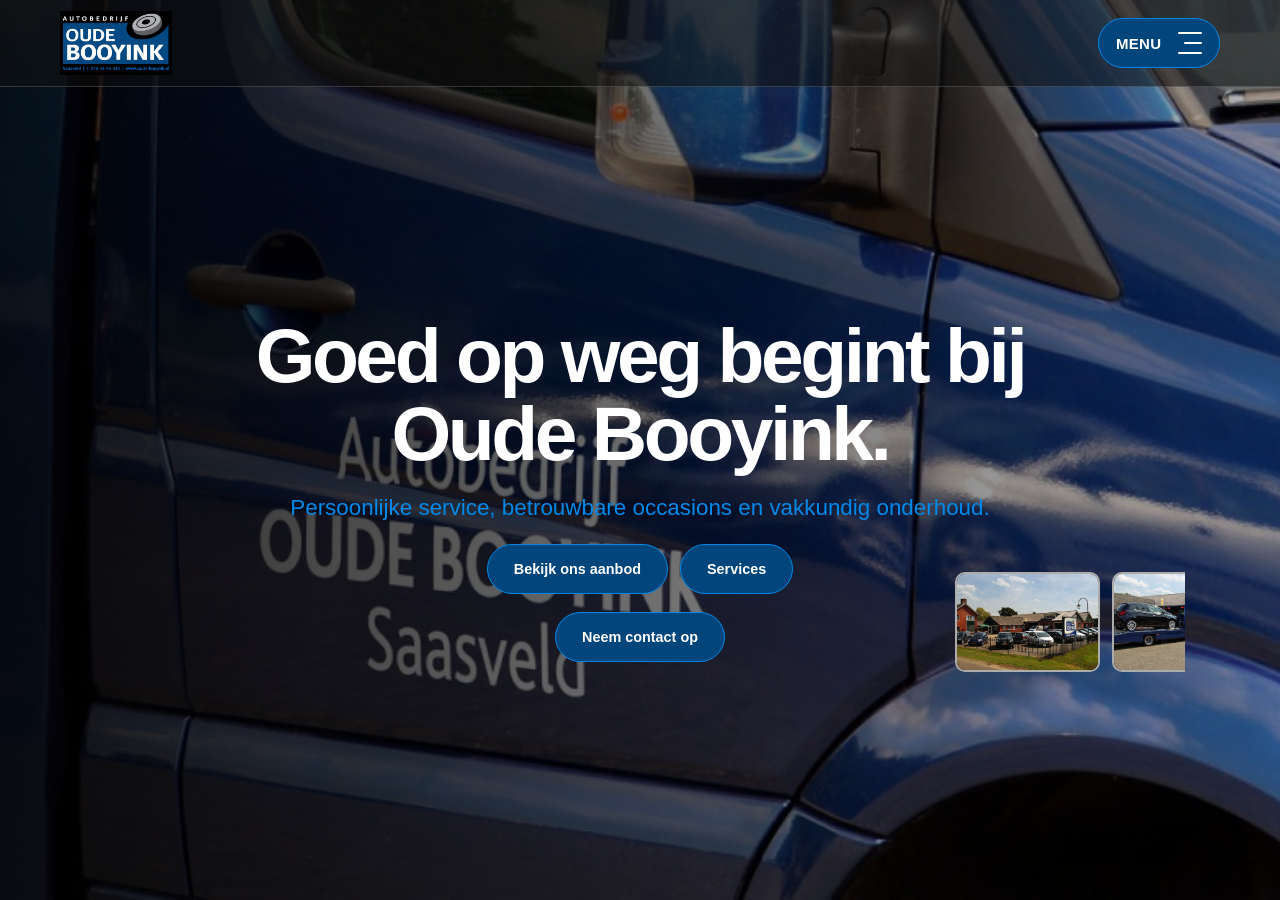
<file: index.html>
<!DOCTYPE html>
<html lang="nl">
<head>
  <meta charset="UTF-8">
  <meta name="viewport" content="width=device-width, initial-scale=1">
  <meta name="description" content="Garagebedrijf Oude Booyink in Saasveld.">
  <meta name="theme-color" content="#101010">
  <title>Garagebedrijf Oude Booyink | Home</title>
  <link rel="stylesheet" href="style.css">
</head>

<body class="home-page">

  <header class="site-header">
    <div class="wrap nav">

      <a class="brand" href="index.html" aria-label="Garagebedrijf Oude Booyink - Home">
        <img src="logo.png" alt="Garagebedrijf Oude Booyink" class="logo">
      </a>

      <div class="menu-wrap">
        <button class="menu-toggle" id="menuToggle"
                type="button"
                aria-label="Menu openen"
                aria-expanded="false"
                aria-controls="site-menu">

          <span class="menu-label">MENU</span>

          <span class="menu-lines">
            <span></span>
            <span></span>
            <span></span>
          </span>
        </button>

        <nav class="menu-panel" id="site-menu"
             aria-label="Hoofdnavigatie" hidden>
          <a href="index.html" aria-current="page">Home</a>
          <a href="aanbod.html">Aanbod</a>
          <a href="services.html">Services</a>
          <a href="over-ons.html">Over ons</a>
          <a href="contact.html">Contact</a>
        </nav>
      </div>

    </div>
  </header>

  <main>
    <section class="home-hero" aria-label="Garagebedrijf Oude Booyink">

      <div class="home-hero-content">

        <h1>
          Goed op weg begint bij<br>
          Oude Booyink.
        </h1>

        <p>
          Persoonlijke service, betrouwbare occasions en vakkundig onderhoud.
        </p>

        <div class="actions">
  <a class="btn primary" href="aanbod.html">Bekijk ons aanbod</a>
  <a class="btn" href="services.html">Services</a>
</div>

<div class="actions contact-button">
  <a class="btn" href="contact.html">Neem contact op</a>
</div>
   

      <!-- FOTOSELECTIE RECHTSONDER -->
      <div class="hero-gallery" aria-label="Kies een achtergrondfoto">

        <button class="hero-thumb" type="button"
                data-image="bedrijf.jpg"
                aria-label="Bekijk bedrijf"
                aria-pressed="false">
          <img src="bedrijf.jpg" alt="Bedrijf">
        </button>
        
 <button class="hero-thumb" type="button"
                data-image="vrachtwagentjegroot.jpg"
                aria-label="Bekijk groot vrachtwagentje"
                aria-pressed="false">
          <img src="vrachtwagentjegroot.jpg" alt="Vrachtwagentje">
        </button>
        
        <button class="hero-thumb" type="button"
                data-image="sleutelen.jpg"
                aria-label="Bekijk sleutelen"
                aria-pressed="false">
          <img src="sleutelen.jpg" alt="Sleutelen">
        </button>

        <button class="hero-thumb" type="button"
                data-image="garage.jpg"
                aria-label="Bekijk garage"
                aria-pressed="false">
          <img src="garage.jpg" alt="Garage">
        </button>

        <button class="hero-thumb" type="button"
                data-image="vrachtwagentje.jpg"
                aria-label="Bekijk vrachtwagentje"
                aria-pressed="false">
          <img src="vrachtwagentje.jpg" alt="Vrachtwagentje">
        </button>

      </div>

    </section>
  </main>

  <script src="script.js"></script>

</body>
</html>
</file>
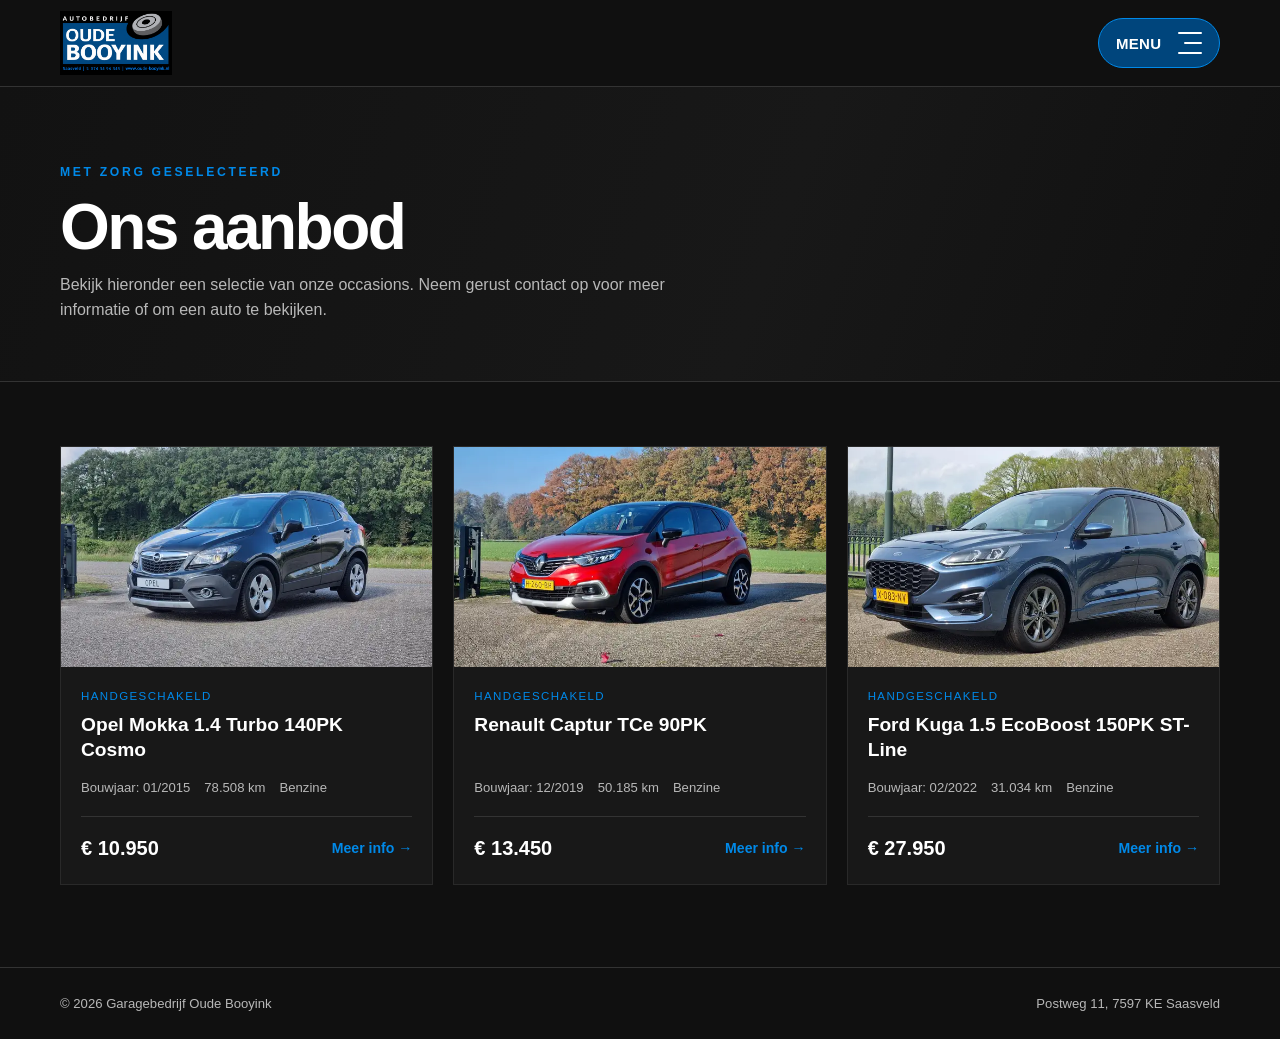
<file: aanbod.html>
<!DOCTYPE html>
<html lang="nl">
<head>
  <meta charset="UTF-8">
  <meta name="viewport" content="width=device-width, initial-scale=1">
  <meta name="description" content="Bekijk een selectie occasions van Garagebedrijf Oude Booyink in Saasveld.">
  <meta name="theme-color" content="#101010">
  <title>Ons aanbod | Garagebedrijf Oude Booyink</title>
  <link rel="stylesheet" href="style.css">
</head>
<body>

  <header class="site-header">
    <div class="wrap nav">

      <a class="brand" href="index.html" aria-label="Garagebedrijf Oude Booyink - Home">
        <img src="logo.png" alt="Garagebedrijf Oude Booyink" class="logo">
      </a>

      <div class="menu-wrap">

        <button class="menu-toggle" id="menuToggle"
                type="button"
                aria-label="Menu openen"
                aria-expanded="false"
                aria-controls="site-menu">

          <span class="menu-label">MENU</span>

          <span class="menu-lines">
            <span></span>
            <span></span>
            <span></span>
          </span>

        </button>

      <nav class="menu-panel" id="site-menu" aria-label="Hoofdnavigatie" hidden>
  <a href="index.html">Home</a>
  <a href="aanbod.html" aria-current="page">Aanbod</a>
  <a href="services.html">Services</a>
  <a href="over-ons.html">Over ons</a>
  <a href="contact.html">Contact</a>
</nav>

      </div>
    </div>
  </header>

  <main>

    <section class="page-hero">
      <div class="wrap">
        <div class="eyebrow">Met zorg geselecteerd</div>
        <h1>Ons aanbod</h1>
        <p>
          Bekijk hieronder een selectie van onze occasions.
          Neem gerust contact op voor meer informatie of om een auto te bekijken.
        </p>
      </div>
    </section>

    <section class="content-section">
      <div class="wrap">

        <div class="cars">

          <article class="car">
            <img src="opel mokka grijs 2015 - 2026.webp" alt="Opel Mokka grijs" loading="lazy">
            <div class="car-info">
              <div class="tag">Handgeschakeld</div>
              <h3>Opel Mokka 1.4 Turbo 140PK Cosmo</h3>
              <div class="specs">
                <span>Bouwjaar: 01/2015</span>
                <span>78.508 km</span>
                <span>Benzine</span>
              </div>
              <div class="price-row">
                <span class="price">€ 10.950</span>
                <a class="text-link" href="contact.html">Meer info →</a>
              </div>
            </div>
          </article>

          <article class="car">
            <img src="renault captur 2019 rood - 2026.webp" alt="Renault Captur rood" loading="lazy">
            <div class="car-info">
              <div class="tag">Handgeschakeld</div>
              <h3>Renault Captur TCe 90PK</h3>
              <div class="specs">
                <span>Bouwjaar: 12/2019</span>
                <span>50.185 km</span>
                <span>Benzine</span>
              </div>
              <div class="price-row">
                <span class="price">€ 13.450</span>
                <a class="text-link" href="contact.html">Meer info →</a>
              </div>
            </div>
          </article>

          <article class="car">
            <img src="ford kuga blauwgrijs 2022 - 2026.webp" alt="Ford Kuga blauwgrijs" loading="lazy">
            <div class="car-info">
              <div class="tag">Handgeschakeld</div>
              <h3>Ford Kuga 1.5 EcoBoost 150PK ST-Line</h3>
              <div class="specs">
                <span>Bouwjaar: 02/2022</span>
                <span>31.034 km</span>
                <span>Benzine</span>
              </div>
              <div class="price-row">
                <span class="price">€ 27.950</span>
                <a class="text-link" href="contact.html">Meer info →</a>
              </div>
            </div>
          </article>

        </div>
      </div>
    </section>

  </main>

  <footer>
    <div class="wrap footer-row">
      <span>© <span id="year"></span> Garagebedrijf Oude Booyink</span>
      <span>Postweg 11, 7597 KE Saasveld</span>
    </div>
  </footer>

  <script src="script.js"></script>

</body>
</html>
</file>
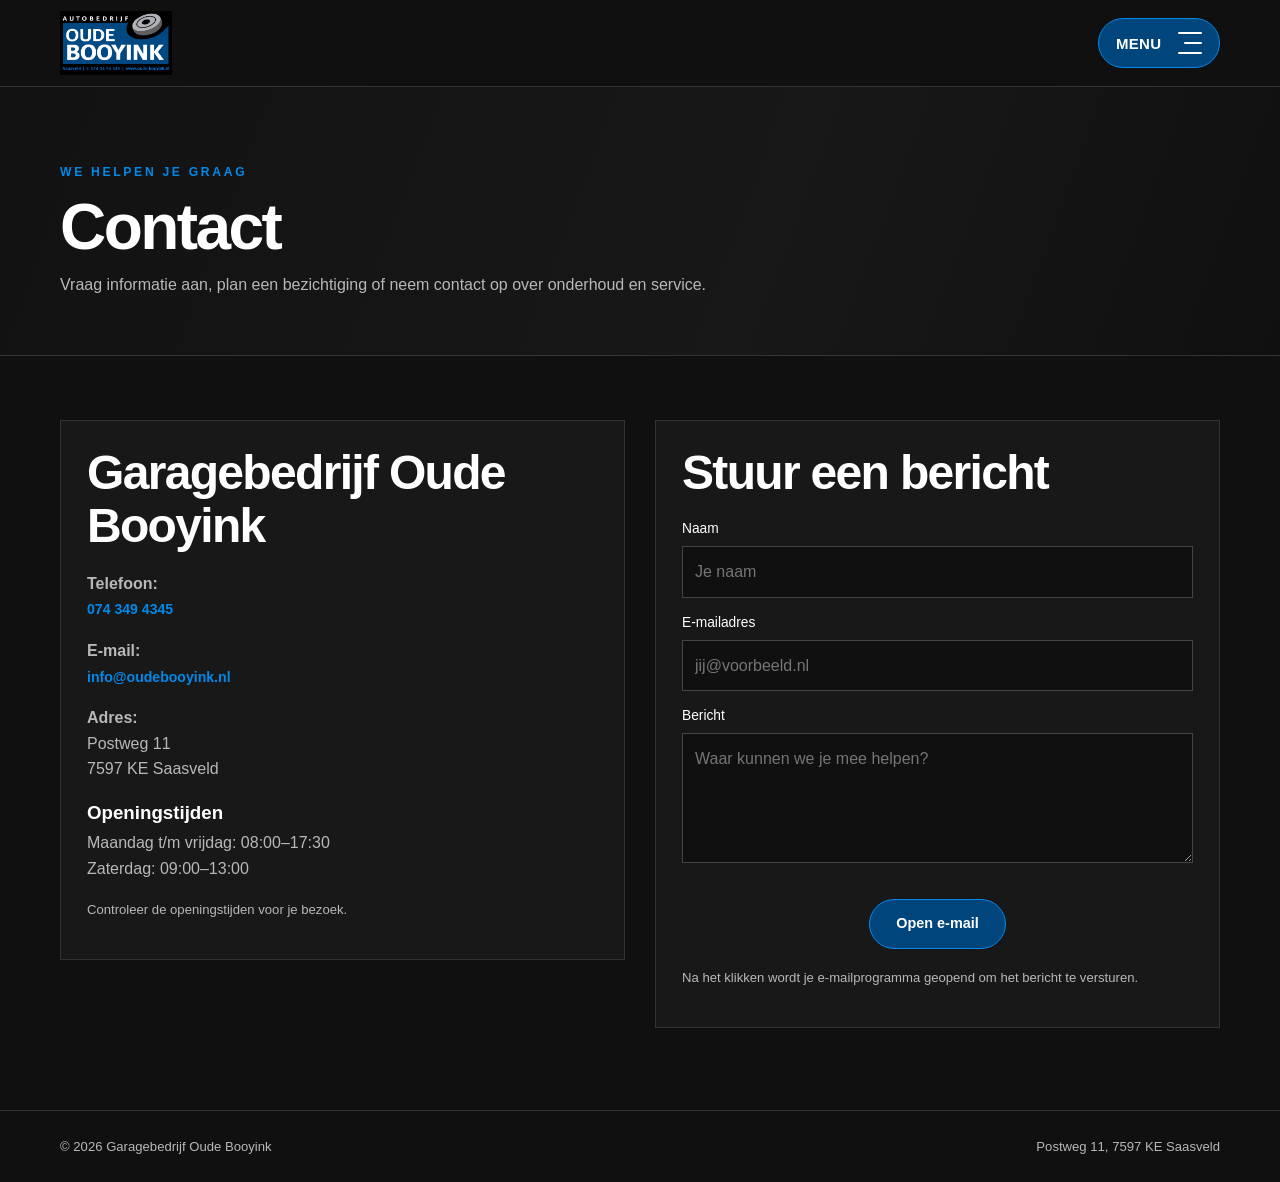
<file: contact.html>
<!DOCTYPE html>
<html lang="nl">
<head>
  <meta charset="UTF-8">
  <meta name="viewport" content="width=device-width, initial-scale=1">
  <meta name="description" content="Neem contact op met Garagebedrijf Oude Booyink in Saasveld.">
  <meta name="theme-color" content="#101010">
  <title>Contact | Garagebedrijf Oude Booyink</title>
  <link rel="stylesheet" href="style.css">
</head>
<body>
  <header class="site-header"><div class="wrap nav">
    <a class="brand" href="index.html" aria-label="Garagebedrijf Oude Booyink - Home"><img src="logo.png" alt="Garagebedrijf Oude Booyink" class="logo"></a>
    
<button class="menu-toggle" id="menuToggle"
        type="button"
        aria-label="Menu openen"
        aria-expanded="false"
        aria-controls="site-menu">

  <span class="menu-label">MENU</span>

  <span class="menu-lines">
    <span></span>
    <span></span>
    <span></span>
  </span>

</button>

      <nav class="menu-panel" id="site-menu" aria-label="Hoofdnavigatie" hidden><a href="index.html">Home</a> <a href="aanbod.html">Aanbod</a> <a href="services.html">Services</a> <a href="over-ons.html">Over ons</a><a href="contact.html" aria-current="page">Contact</a></nav>
    </div>
  </div></header>
  <main>
    <section class="page-hero"><div class="wrap"><div class="eyebrow">We helpen je graag</div><h1>Contact</h1><p>Vraag informatie aan, plan een bezichtiging of neem contact op over onderhoud en service.</p></div></section>
    <section class="content-section"><div class="wrap"><div class="contact-grid">
      <div class="contact-card"><h2>Garagebedrijf Oude Booyink</h2>
        <p><strong>Telefoon:</strong><br><a class="text-link" href="tel:+31743494345">074 349 4345</a></p>
        <p><strong>E-mail:</strong><br><a class="text-link" href="mailto:info@oudebooyink.nl">info@oudebooyink.nl</a></p>
        <p><strong>Adres:</strong><br>Postweg 11<br>7597 KE Saasveld</p>
        <h3>Openingstijden</h3><p>Maandag t/m vrijdag: 08:00–17:30<br>Zaterdag: 09:00–13:00</p>
        <p class="note">Controleer de openingstijden voor je bezoek.</p>
      </div>
      <form class="contact-card" id="contactForm"><h2>Stuur een bericht</h2>
        <label for="naam">Naam</label><input id="naam" name="naam" autocomplete="name" required placeholder="Je naam">
        <label for="email">E-mailadres</label><input id="email" name="email" type="email" autocomplete="email" required placeholder="jij@voorbeeld.nl">
        <label for="bericht">Bericht</label><textarea id="bericht" name="bericht" required placeholder="Waar kunnen we je mee helpen?"></textarea>
        <div class="actions"><button class="btn primary" type="submit">Open e-mail</button></div>
        <p class="note">Na het klikken wordt je e-mailprogramma geopend om het bericht te versturen.</p>
      </form>
    </div></div></section>
  </main>
  <footer><div class="wrap footer-row"><span>© <span id="year"></span> Garagebedrijf Oude Booyink</span><span>Postweg 11, 7597 KE Saasveld</span></div></footer>
  <script src="script.js"></script>
</body>
</html>
</file>
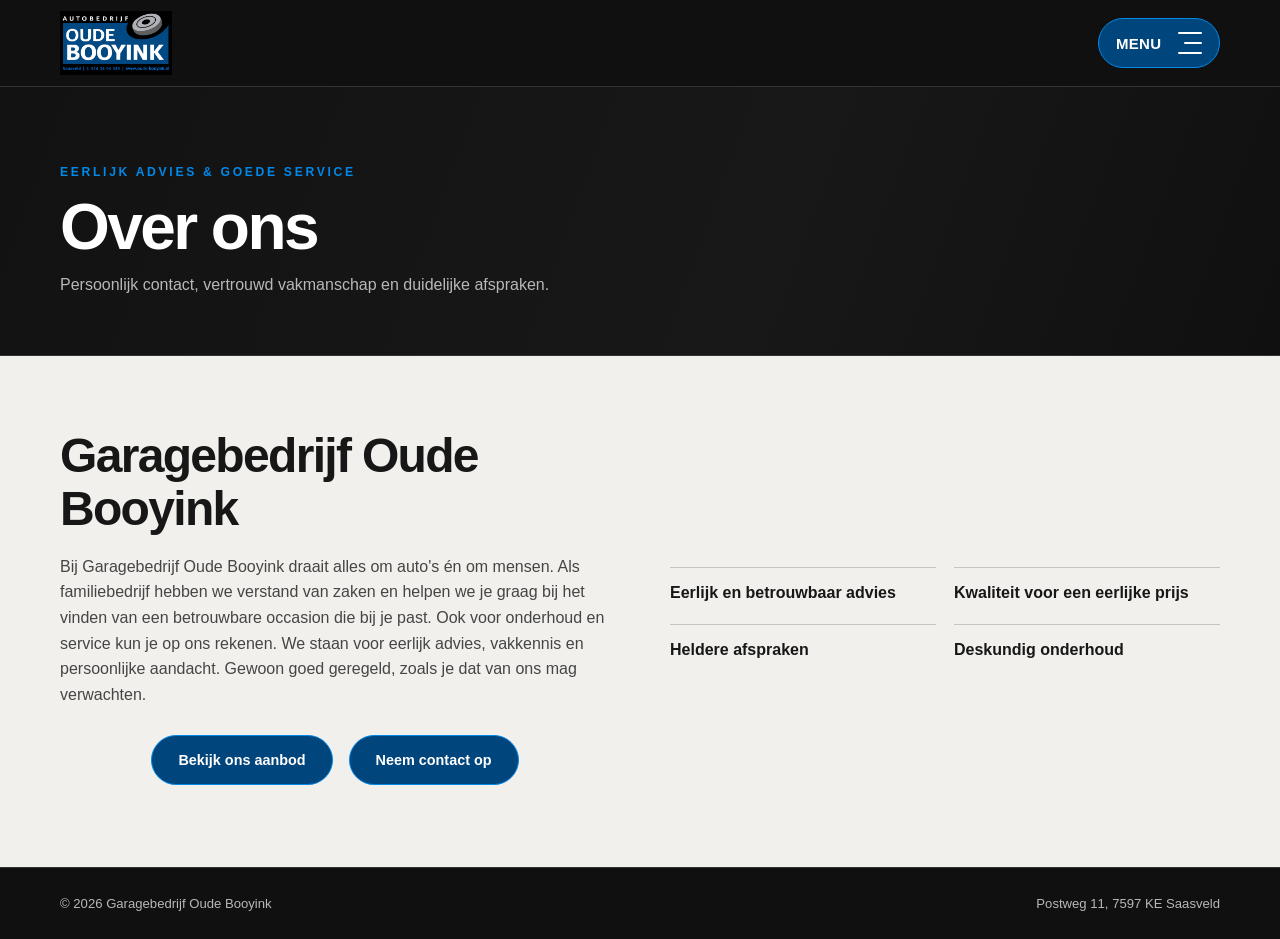
<file: over-ons.html>
<!DOCTYPE html>
<html lang="nl">
<head>
  <meta charset="UTF-8">
  <meta name="viewport" content="width=device-width, initial-scale=1">
  <meta name="description" content="Leer Garagebedrijf Oude Booyink in Saasveld kennen: persoonlijk advies, occasions en onderhoud.">
  <meta name="theme-color" content="#101010">
  <title>Over ons | Garagebedrijf Oude Booyink</title>
  <link rel="stylesheet" href="style.css">
</head>
<body>
  <header class="site-header"><div class="wrap nav">
    <a class="brand" href="index.html" aria-label="Garagebedrijf Oude Booyink - Home"><img src="logo.png" alt="Garagebedrijf Oude Booyink" class="logo"></a>

    <button class="menu-toggle" id="menuToggle"
            type="button"
            aria-label="Menu openen"
            aria-expanded="false"
            aria-controls="site-menu">

      <span class="menu-label">MENU</span>

      <span class="menu-lines">
        <span></span>
        <span></span>
        <span></span>
      </span>
    </button>

    <nav class="menu-panel" id="site-menu" aria-label="Hoofdnavigatie" hidden>
      <div class="menu-heading">NAVIGATIE</div>
      <a href="index.html">Home <span>↗</span></a>
      <a href="aanbod.html">Aanbod <span>↗</span></a>
      <a href="services.html">Services</a>
      <a href="over-ons.html" aria-current="page">Over ons <span>↗</span></a>
      <a href="contact.html">Contact <span>↗</span></a>
    </nav>
    </div>
  </header>

  <main>
    <section class="page-hero">
      <div class="wrap">
        <div class="eyebrow">Eerlijk advies &amp; goede service</div>
        <h1>Over ons</h1>
        <p>Persoonlijk contact, vertrouwd vakmanschap en duidelijke afspraken.</p>
      </div>
    </section>

    <section class="content-section about-panel">
      <div class="wrap about-grid">
        <div>
          <h2>Garagebedrijf Oude Booyink</h2>
          <p>Bij Garagebedrijf Oude Booyink draait alles om auto's én om mensen. Als familiebedrijf hebben we verstand van zaken en helpen we je graag bij het vinden van een betrouwbare occasion die bij je past. Ook voor onderhoud en service kun je op ons rekenen. We staan voor eerlijk advies, vakkennis en persoonlijke aandacht. Gewoon goed geregeld, zoals je dat van ons mag verwachten.</p>
          <div class="actions">
            <a class="btn primary" href="aanbod.html">Bekijk ons aanbod</a>
            <a class="btn" href="contact.html">Neem contact op</a>
          </div>
        </div>

        <div>
          <div class="features">
            <div class="feature">Eerlijk en betrouwbaar advies</div>
            <div class="feature">Kwaliteit voor een eerlijke prijs</div>
            <div class="feature">Heldere afspraken</div>
            <div class="feature">Deskundig onderhoud</div>
          </div>
        </div>
      </div>
    </section>
  </main>

  <footer>
    <div class="wrap footer-row">
      <span>© <span id="year"></span> Garagebedrijf Oude Booyink</span>
      <span>Postweg 11, 7597 KE Saasveld</span>
    </div>
  </footer>

  <script src="script.js"></script>
</body>
</html>
</file>
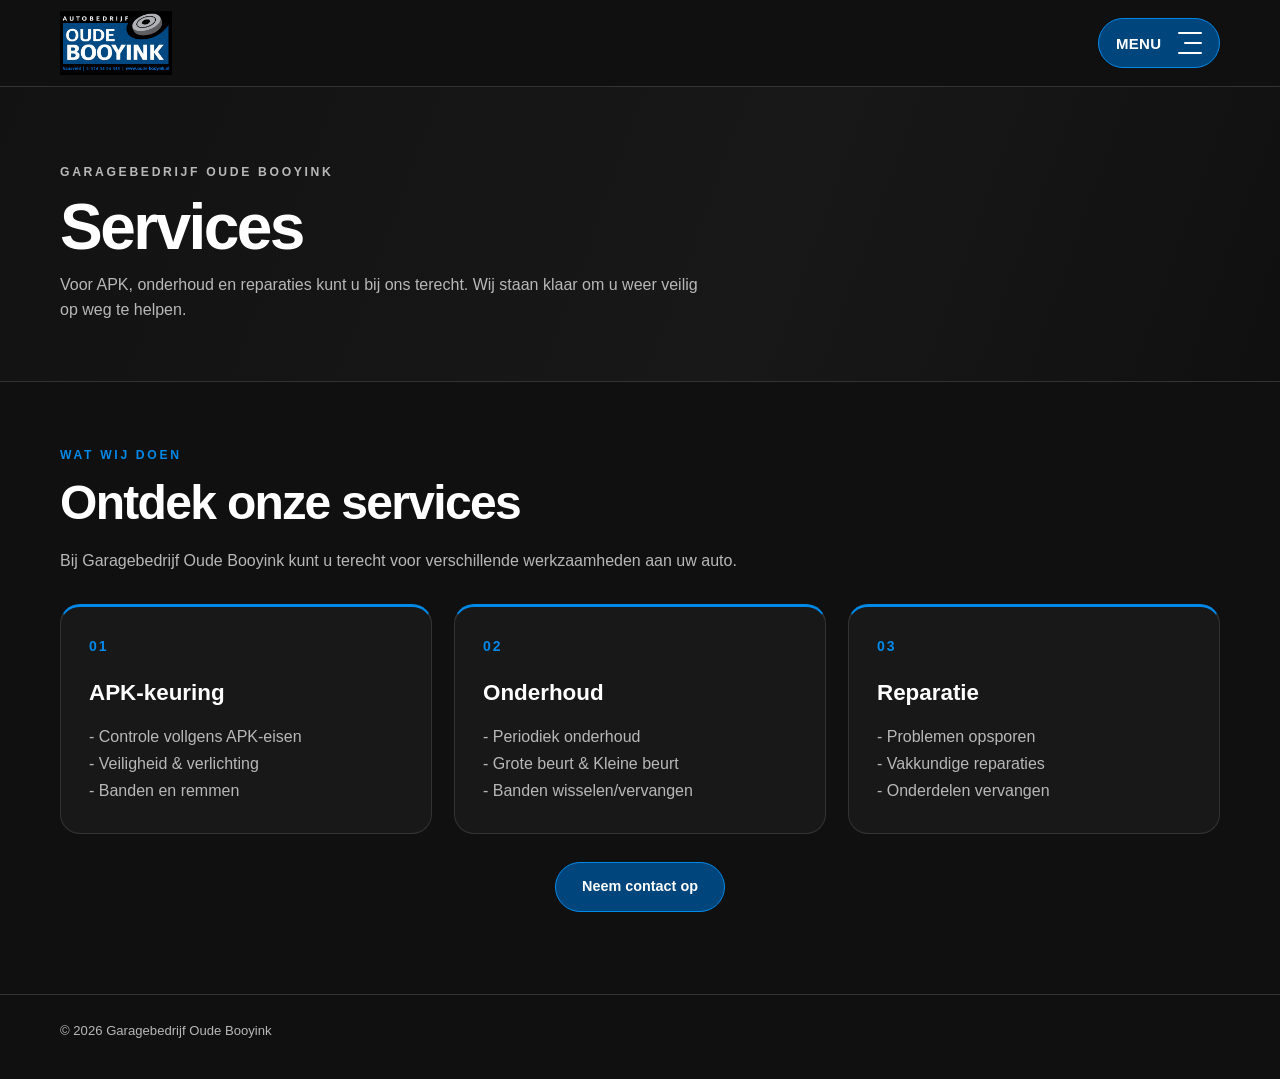
<file: services.html>
<!DOCTYPE html>
<html lang="nl">
<head>
  <meta charset="UTF-8">
  <meta name="viewport" content="width=device-width, initial-scale=1.0">

  <title>Services | Garagebedrijf Oude Booyink</title>

  <meta name="description" content="Bij Garagebedrijf Oude Booyink kunt u terecht voor APK, onderhoud en reparaties.">

  <link rel="stylesheet" href="style.css">
</head>

<body>

<header class="site-header">
  <div class="wrap nav">

    <a href="index.html" class="brand">
      <img src="logo.png" alt="Garagebedrijf Oude Booyink" class="logo">
    </a>

    <div class="menu-wrap">

      <button class="menu-toggle" id="menuToggle"
              type="button"
              aria-label="Menu openen"
              aria-expanded="false"
              aria-controls="site-menu">

        <span class="menu-label">MENU</span>

        <span class="menu-lines">
          <span></span>
          <span></span>
          <span></span>
        </span>

      </button>

      <nav class="menu-panel" id="site-menu"
           aria-label="Hoofdnavigatie" hidden>

        <div class="menu-heading">NAVIGATIE</div>

        <a href="index.html">Home <span>↗</span></a>
        <a href="aanbod.html">Aanbod <span>↗</span></a>
       <a href="services.html">Services</a>
        <a href="over-ons.html">Over ons <span>↗</span></a>
        <a href="contact.html">Contact <span>↗</span></a>

      </nav>

    </div>
  </div>
</header>

<div class="menu-overlay" id="menuOverlay" hidden></div>

<main>

  <!-- PAGINAKOP -->

  <section class="page-hero">
    <div class="wrap">

      <p class="eyebrow">GARAGEBEDRIJF OUDE BOOYINK</p>

      <h1>Services</h1>

      <p>
        Voor APK, onderhoud en reparaties kunt u bij ons terecht.
        Wij staan klaar om u weer veilig op weg te helpen.
      </p>

    </div>
  </section>


  <!-- ONZE DIENSTEN -->

  <section class="content-section">
    <div class="wrap">

      <p class="eyebrow">WAT WIJ DOEN</p>

      <h2>Ontdek onze services</h2>

      <p class="section-intro">
        Bij Garagebedrijf Oude Booyink kunt u terecht voor
        verschillende werkzaamheden aan uw auto.
      </p>

      <div class="services-grid">

        <article class="service-card">
          <div class="service-number">01</div>

          <h3>APK-keuring</h3>

          <p> - Controle vollgens APK-eisen </p>
          <p> - Veiligheid & verlichting </p>
          <p> - Banden en remmen </p>
       
        </article>


        <article class="service-card">
          <div class="service-number">02</div>

          <h3>Onderhoud</h3>

             <p> - Periodiek onderhoud </p>
             <p> - Grote beurt & Kleine beurt </p>
             <p> - Banden wisselen/vervangen </p>
          
        </article>


        <article class="service-card">
          <div class="service-number">03</div>

          <h3>Reparatie</h3>

           <p> - Problemen opsporen </p>
           <p> - Vakkundige reparaties </p>
           <p> - Onderdelen vervangen </p>
        </article>

      </div>

      <!-- ALLEEN CONTACTKNOP -->

      <div class="actions">
        <a href="contact.html" class="btn primary">
          Neem contact op
        </a>
      </div>

    </div>
  </section>

</main>


<!-- FOOTER -->

<footer>
  <div class="wrap footer-row">
    <p>
      &copy; <span id="year"></span>
      Garagebedrijf Oude Booyink
    </p>
  </div>
</footer>

<script src="script.js"></script>

</body>
</html>
</file>
<file: style.css>
:root {
  --black: #101010;
  --panel: #181818;
  --white: #ffffff;
  --muted: #b8b8b8;
  --line: #333333;
  --accent: #00457C;
  --blue-light: #0089E8;
  --about-bg: #f1f0ec;
  --about-text: #171717;
}

* {
  box-sizing: border-box;
}

html {
  scroll-behavior: smooth;
}

body {
  margin: 0;
  background: var(--black);
  color: var(--white);
  font-family: Arial, Helvetica, sans-serif;
  line-height: 1.6;
}

a {
  color: inherit;
  text-decoration: none;
}

button, input, textarea {
  font: inherit;
}

.wrap {
  width: min(1160px, 92%);
  margin: 0 auto;
}

/* HEADER EN LOGO */

.site-header {
  position: relative;
  z-index: 20;
  background: rgba(16,16,16,.97);
  border-bottom: 1px solid var(--line);
}

.home-page .site-header {
  position: absolute;
  inset: 0 0 auto 0;
  background: rgba(16,16,16,.55);
  border-bottom-color: rgba(255,255,255,.16);
}

.nav {
  min-height: 86px;
  display: flex;
  align-items: center;
  justify-content: space-between;
  gap: 24px;
}

.brand {
  display: block;
  flex-shrink: 0;
}

.logo {
  display: block;
  width: auto;
  height: 65px;
  max-width: min(260px, 58vw);
  object-fit: contain;
}

/* MENUKNOP */

.menu-wrap {
  position: relative;
  z-index: 1005;
  margin-left: auto;
}

.menu-toggle {
  position: relative;
  z-index: 1007;
  width: 122px;
  height: 50px;
  padding: 0 17px;
  border: 1px solid var(--blue-light);
  border-radius: 50px;
  background: var(--accent);
  color: white;
  box-shadow: none;
  display: flex;
  flex-direction: row;
  align-items: center;
  justify-content: space-between;
  gap: 12px;
  cursor: pointer;
  transition: background .25s ease;
}

.menu-toggle:hover {
  background: var(--blue-light);
}

.menu-toggle:focus-visible {
  outline: 2px solid white;
  outline-offset: 4px;
}

.menu-toggle .menu-label {
  display: inline-block;
  color: white;
  font-size: 15px;
  font-weight: 800;
  letter-spacing: .3px;
  line-height: 1;
}

.menu-toggle .menu-lines {
  width: 25px;
  height: 22px;
  display: flex;
  flex-direction: column;
  justify-content: space-between;
  align-items: flex-end;
}

.menu-toggle .menu-lines span {
  display: block;
  width: 24px;
  height: 2px;
  background: white;
  border-radius: 3px;
  transition: transform .3s ease, opacity .3s ease;
}

.menu-toggle .menu-lines span:nth-child(2) {
  width: 18px;
}

.menu-toggle[aria-expanded="true"] .menu-lines span:first-child {
  transform: translateY(10px) rotate(45deg);
}

.menu-toggle[aria-expanded="true"] .menu-lines span:nth-child(2) {
  opacity: 0;
}

.menu-toggle[aria-expanded="true"] .menu-lines span:last-child {
  transform: translateY(-10px) rotate(-45deg);
}

/* MENU */

.menu-panel {
  position: fixed;
  z-index: 1006;
  top: 0;
  right: 0;
  width: 40vw;
  min-width: 360px;
  max-width: 620px;
  height: 100vh;
  height: 100dvh;
  padding: 145px 55px 45px;
  background: #101820;
  border: none;
  box-shadow: none;
  display: flex;
  flex-direction: column;
  gap: 0;
  transform: translateX(100%);
  transition: transform .45s cubic-bezier(.77,0,.18,1);
  overflow-y: auto;
}

.menu-panel.is-open {
  transform: translateX(0);
}

.menu-panel[hidden] {
  display: none !important;
}

.menu-panel .menu-heading {
  display: none;
}

.menu-panel a {
  display: block;
  padding: 17px 0;
  color: white;
  background: transparent;
  border-bottom: 1px solid rgba(255,255,255,.15);
  font-family: Impact, "Arial Narrow", sans-serif;
  font-size: clamp(30px, 3.2vw, 46px);
  font-weight: 700;
  letter-spacing: .5px;
  text-transform: uppercase;
  text-decoration: none;
  transition: color .25s ease;
}

.menu-panel a span {
  display: none;
}

.menu-panel a:hover,
.menu-panel a:focus-visible {
  color: var(--blue-light);
  outline: none;
}

.menu-overlay {
  display: none !important;
}

body.menu-open {
  overflow: hidden;
}

/* HOMEPAGE */

.home-hero {
  position: relative;
  min-height: 100vh;
  min-height: 100svh;
  display: flex;
  align-items: center;
  justify-content: center;
  padding: 120px 0 60px;
  background-color: #101010;
  background-image:
    linear-gradient(
      90deg,
      rgba(0,0,0,.86),
      rgba(0,0,0,.28)
    ),
    url('vrachtwagentje.jpg');
  background-position: center;
  background-size: cover;
  background-repeat: no-repeat;
}

.home-hero-content {
  position: relative;
  z-index: 1;
  width: min(1160px, 92%);
  margin: 0 auto;
  padding: 40px 0;
  text-align: center;
}

.home-hero h1 {
  color: white;
  margin: 18px 0;
  font-size: clamp(2.7rem, 6vw, 5.3rem);
  line-height: 1.02;
  letter-spacing: -.045em;
}

.home-hero-content > p {
  color: #0089E8 !important;
  font-size: clamp(1.1rem, 2vw, 1.4rem);
  margin: 18px 0 0;
}

.home-hero .actions {
  display: flex;
  justify-content: center;
  flex-wrap: wrap;
  gap: 12px;
  margin-top: 18px;
}

/* PAGINAKOPPEN */

.page-hero {
  padding: 76px 0 58px;
  background: linear-gradient(110deg, #121212, #181818 60%, #101010);
  border-bottom: 1px solid var(--line);
}

.eyebrow {
  color: var(--blue-light);
  font-size: .76rem;
  font-weight: 700;
  letter-spacing: .22em;
  text-transform: uppercase;
}

.page-hero h1 {
  margin: 12px 0 10px;
  font-size: clamp(2.4rem, 5vw, 4rem);
  line-height: 1.05;
  letter-spacing: -.04em;
}

.page-hero p {
  max-width: 650px;
  margin: 0;
  color: var(--muted);
}

/* ALGEMENE TEKST EN SECTIES */

main section.content-section {
  padding: 64px 0 82px;
}

h2 {
  font-size: clamp(2rem, 4vw, 3rem);
  letter-spacing: -.035em;
  line-height: 1.1;
  margin: 10px 0 18px;
}

h3 {
  margin: 8px 0 2px;
}

p {
  margin-top: 0;
}

.muted,
.section-intro {
  color: var(--muted);
}

/* AUTO-AANBOD */

.cars {
  display: grid;
  grid-template-columns: repeat(3, minmax(0, 1fr));
  gap: 20px;
}

.car {
  display: flex;
  flex-direction: column;
  min-width: 0;
  background: var(--panel);
  border: 1px solid #292929;
  overflow: hidden;
}

.car img {
  width: 100%;
  height: 220px;
  object-fit: cover;
  display: block;
  background: #252525;
}

.car-info {
  display: flex;
  flex-direction: column;
  flex: 1;
  padding: 20px;
}

.tag {
  font-size: .72rem;
  color: var(--blue-light);
  text-transform: uppercase;
  letter-spacing: .12em;
}

.car h3 {
  margin: 8px 0 2px;
  font-size: 1.2rem;
  line-height: 1.3;
  min-height: 2.6em;
}

.specs {
  display: flex;
  flex-wrap: wrap;
  gap: 8px 14px;
  color: var(--muted);
  font-size: .82rem;
  margin: 12px 0 18px;
}

.price-row {
  display: flex;
  align-items: center;
  justify-content: space-between;
  border-top: 1px solid var(--line);
  padding-top: 15px;
  gap: 8px;
  margin-top: auto;
}

.price {
  font-size: 1.25rem;
  font-weight: 800;
}

.text-link {
  font-size: .88rem;
  color: var(--blue-light);
  font-weight: 700;
}

.text-link:hover {
  color: #62b8ff;
}

.note {
  font-size: .82rem;
  color: var(--muted);
  margin-top: 18px;
}

/* OVER ONS */

.about-panel {
  background: var(--about-bg);
  color: var(--about-text);
}

.about-grid {
  display: grid;
  grid-template-columns: 1fr 1fr;
  gap: 60px;
  align-items: center;
}

.about-panel .eyebrow {
  color: var(--accent);
}

.about-panel p {
  color: #454545;
}

.features {
  display: grid;
  grid-template-columns: 1fr 1fr;
  gap: 18px;
  margin-top: 24px;
}

.feature {
  border-top: 1px solid #c8c5bf;
  padding-top: 12px;
  font-weight: 700;
}

/* KNOPPEN */

.btn {
  display: inline-flex;
  align-items: center;
  justify-content: center;
  min-height: 50px;
  padding: 0 26px;
  border: 1px solid var(--blue-light);
  border-radius: 50px;
  background: var(--accent);
  color: white;
  font-weight: 800;
  font-size: .9rem;
  font-family: inherit;
  text-decoration: none;
  cursor: pointer;
  transition: background .25s ease, transform .25s ease;
}

.btn.primary {
  background: var(--accent);
  color: white;
}

.btn:hover {
  background: var(--blue-light);
  color: white;
  transform: translateY(-2px);
}

.actions {
  display: flex;
  flex-wrap: wrap;
  justify-content: center;
  gap: 16px;
  margin-top: 28px;
}

/* CONTACT */

.contact-grid {
  display: grid;
  grid-template-columns: 1fr 1fr;
  gap: 30px;
  align-items: start;
}

.contact-card {
  background: var(--panel);
  border: 1px solid var(--line);
  padding: 26px;
  min-width: 0;
}

.contact-card p {
  color: var(--muted);
}

.contact-card h2,
.contact-card h3 {
  margin-top: 0;
}

.contact-card label {
  display: block;
  font-size: .86rem;
  margin: 14px 0 6px;
}

input,
textarea {
  width: 100%;
  padding: 12px;
  background: #101010;
  color: white;
  border: 1px solid #444;
  font: inherit;
  border-radius: 0;
}

input:focus,
textarea:focus {
  outline: 2px solid var(--blue-light);
  outline-offset: 2px;
}

textarea {
  min-height: 130px;
  resize: vertical;
}

/* FOOTER */

footer {
  border-top: 1px solid var(--line);
  padding: 25px 0;
  color: var(--muted);
  font-size: .82rem;
}

.footer-row {
  display: flex;
  justify-content: space-between;
  gap: 18px;
  flex-wrap: wrap;
}

/* TABLET */

@media (max-width: 800px) {
  .cars {
    grid-template-columns: repeat(2, minmax(0, 1fr));
  }

  .about-grid,
  .contact-grid {
    grid-template-columns: 1fr;
    gap: 28px;
  }

  .page-hero {
    padding: 58px 0 44px;
  }
}

/* TELEFOON */

@media (max-width: 700px) {
  .menu-panel {
    width: 92vw;
    min-width: 0;
    max-width: none;
    padding: 120px 30px 35px;
  }

  .menu-panel a {
    font-size: clamp(30px, 8vw, 42px);
  }

  .home-hero {
    background-position: 60% center;
  }

  .home-hero h1 {
    white-space: normal;
  }

  .home-hero .actions {
    flex-wrap: nowrap;
    gap: 8px;
  }

  .home-hero .actions .btn {
    flex: 1;
    min-width: 0;
    padding: 0 8px;
    font-size: 12px;
    white-space: nowrap;
  }

  .home-hero .actions:last-child .btn {
    flex: 0 1 auto;
    min-width: 180px;
  }

  .cars {
    grid-template-columns: 1fr;
  }
}

/* SERVICES PAGINA */

.services-grid {
  display: grid;
  grid-template-columns: repeat(3, minmax(0, 1fr));
  gap: 22px;
  margin-top: 30px;
}

.service-card {
  background: var(--panel);
  border: 1px solid var(--line);
  border-top: 3px solid var(--blue-light);
  padding: 28px;
  min-width: 0;
  border-radius: 20px !important;
  overflow: hidden;
}

.service-number {
  color: var(--blue-light);
  font-size: 14px;
  font-weight: 800;
  letter-spacing: 2px;
  margin-bottom: 18px;
}

.service-card h3 {
  color: white;
  font-size: 1.4rem;
  margin: 0 0 12px;
}

.service-card p {
  color: var(--muted);
  font-weight: 400;
  line-height: 1.7;
  margin: 0;
}

@media (max-width: 800px) {
  .services-grid {
    grid-template-columns: 1fr;
  }
}

/* HOMEPAGE FOTO-ACHTERGROND */

.home-hero {
  isolation: isolate;
  background-image: none;
}

.home-hero::before {
  content: "";
  position: absolute;
  inset: 0;
  z-index: 0;
  background-image:
    linear-gradient(
      90deg,
      rgba(0,0,0,.86),
      rgba(0,0,0,.28)
    ),
    var(--hero-image, url('vrachtwagentje.jpg'));
  background-position: center;
  background-size: cover;
  background-repeat: no-repeat;
  opacity: 1;
  transition: opacity .25s ease;
}

.home-hero.photo-changing::before {
  opacity: .25;
}

/* HOMEPAGE - SCHUIVENDE FOTOGALERIJ */

.hero-gallery {
  position: absolute;
  right: 35px;
  bottom: 30px;
  z-index: 3;
  width: 168px;
  height: 78px;
  overflow: hidden;
  display: block;
}

.hero-gallery-track {
  display: flex;
  flex-wrap: nowrap;
  align-items: center;
  gap: 12px;
  width: max-content;
  height: 100%;
  flex-shrink: 0;
  transform: translateX(0);
  will-change: transform;
}

.hero-gallery-track .hero-thumb {
  display: block;
  flex: 0 0 110px;
  width: 110px;
  min-width: 110px;
  height: 78px;
}

.hero-thumb {
  padding: 0;
  border: 2px solid rgba(255,255,255,.65);
  border-radius: 10px;
  overflow: hidden;
  background: #101010;
  cursor: pointer;
  transition: border-color .25s ease,
              transform .25s ease,
              box-shadow .25s ease;
}

.hero-thumb img {
  display: block;
  width: 100%;
  height: 100%;
  object-fit: cover;
}

.hero-thumb:hover {
  transform: translateY(-5px);
  border-color: var(--blue-light);
}

.hero-thumb.active {
  border: 3px solid var(--blue-light);
  box-shadow: 0 0 14px rgba(0,137,232,.65);
}

.hero-thumb:focus-visible {
  outline: 2px solid white;
  outline-offset: 4px;
}

/* MOBIELE FOTOGALERIJ */

@media (max-width: 700px) {
  .hero-gallery {
    right: 12px;
    left: auto;
    bottom: 18px;
    width: 132px;
    height: 62px;
  }

  .hero-gallery-track {
    gap: 8px;
  }

  .hero-gallery-track .hero-thumb {
    flex: 0 0 88px;
    width: 88px;
    min-width: 88px;
    height: 62px;
  }

  .home-hero {
    padding-bottom: 125px;
  }
}

/* Grotere foto's rechtsonder */
.hero-gallery {
  width: 230px;
  height: 100px;
}

.hero-gallery-track .hero-thumb {
  flex: 0 0 145px;
  width: 145px;
  min-width: 145px;
  height: 100px;
}
/* Grotere foto's rechtsonder */
.hero-gallery {
  width: 230px;
  height: 100px;
}

.hero-gallery-track .hero-thumb {
  flex: 0 0 145px;
  width: 145px;
  min-width: 145px;
  height: 100px;
}
</file>
